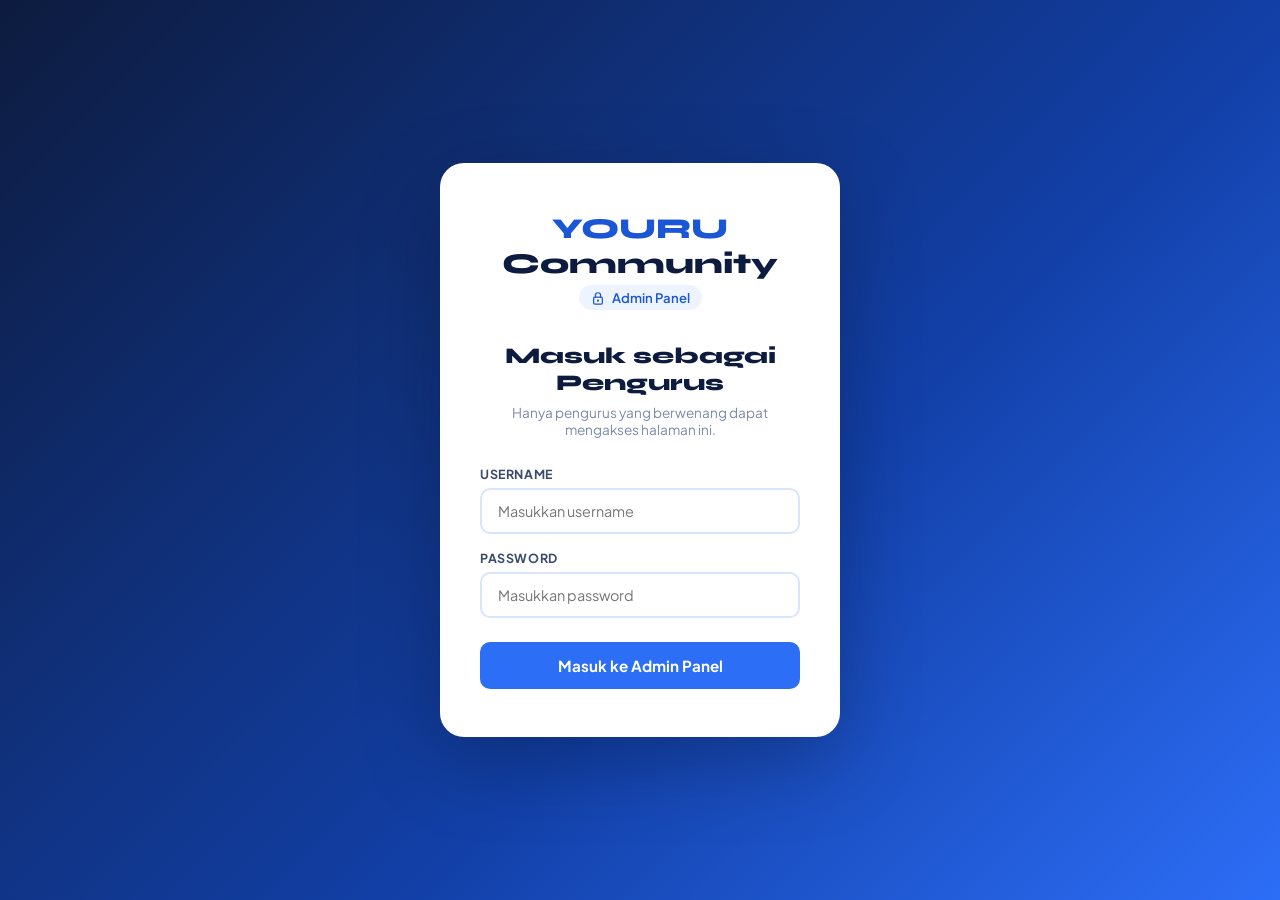
<file: admin.html>
<!DOCTYPE html>
<html lang="id">
<head>
  <meta charset="UTF-8" />
  <meta name="viewport" content="width=device-width, initial-scale=1.0" />
  <title>Admin Panel — YOURU Community</title>
  <link rel="icon" href="asset/youru.png">
  <link href="https://fonts.googleapis.com/css2?family=Plus+Jakarta+Sans:wght@300;400;500;600;700;800&family=Syne:wght@400;600;700;800&display=swap" rel="stylesheet" />
  <link rel="stylesheet" href="admin.css" />
  <script>
    // Apply dark mode before page renders to avoid flash
    (function(){
      if(localStorage.getItem('youru_theme')==='dark')
        document.documentElement.setAttribute('data-theme','dark');
    })();
  </script>
</head>
<body>

<!-- Mobile sidebar toggle -->
<button class="sidebar-toggle-btn" id="sidebarToggle" onclick="toggleSidebar()"><svg width="16" height="16" viewBox="0 0 16 16" fill="none" xmlns="http://www.w3.org/2000/svg"><rect y="2" width="16" height="1.5" rx="0.75" fill="currentColor"/><rect y="7" width="16" height="1.5" rx="0.75" fill="currentColor"/><rect y="12" width="16" height="1.5" rx="0.75" fill="currentColor"/></svg></button>
<div class="sidebar-overlay" id="sidebarOverlay" onclick="toggleSidebar()"></div>

<!-- Custom Confirm Modal -->
<div class="modal-overlay" id="confirmModal">
  <div class="modal-box">
    <div class="modal-icon-ring" id="modalIconRing"><svg width="28" height="28" viewBox="0 0 16 16" fill="none"><polyline points="2,4 14,4" stroke="currentColor" stroke-width="1.4" stroke-linecap="round"/><path d="M5 4V2.5A0.5 0.5 0 015.5 2h5a0.5 0.5 0 01.5.5V4" stroke="currentColor" stroke-width="1.3"/><path d="M3 4l1 10.5A0.5 0.5 0 004.5 15h7a0.5 0.5 0 00.5-.5L13 4" stroke="currentColor" stroke-width="1.4" stroke-linecap="round"/><line x1="6.5" y1="7" x2="6.5" y2="12" stroke="currentColor" stroke-width="1.2" stroke-linecap="round"/><line x1="9.5" y1="7" x2="9.5" y2="12" stroke="currentColor" stroke-width="1.2" stroke-linecap="round"/></svg></div>
    <div class="modal-title" id="modalTitle">Hapus item ini?</div>
    <div class="modal-msg" id="modalMsg">Tindakan ini tidak bisa dibatalkan.</div>
    <div class="modal-btns">
      <button class="modal-btn-cancel" onclick="closeModal()">Batalkan</button>
      <button class="modal-btn-confirm" id="modalConfirmBtn">Ya, Hapus</button>
    </div>
  </div>
</div>

<!-- ══════════ LOGIN SCREEN ══════════ -->
<div id="loginScreen">
  <div class="login-box">
    <div class="login-logo">YOURU <span>Community</span></div>
    <div class="login-subtitle"><svg width="14" height="14" viewBox="0 0 16 16" fill="none" style="margin-right:5px;vertical-align:-2px"><rect x="3" y="7" width="10" height="8" rx="1.5" stroke="currentColor" stroke-width="1.4"/><path d="M5 7V5a3 3 0 016 0v2" stroke="currentColor" stroke-width="1.4" stroke-linecap="round"/><circle cx="8" cy="11" r="1.2" fill="currentColor"/></svg> Admin Panel</div>
    <h2>Masuk sebagai Pengurus</h2>
    <p>Hanya pengurus yang berwenang dapat mengakses halaman ini.</p>
    <div class="form-group">
      <label>Username</label>
      <input type="text" id="loginUser" placeholder="Masukkan username" />
    </div>
    <div class="form-group">
      <label>Password</label>
      <input type="password" id="loginPass" placeholder="Masukkan password" onkeydown="if(event.key==='Enter') doLogin()" />
    </div>
    <button class="btn-login" onclick="doLogin()">Masuk ke Admin Panel</button>
    <div class="login-error" id="loginError"><svg width="13" height="13" viewBox="0 0 16 16" fill="none" style="margin-right:5px;vertical-align:-2px;flex-shrink:0"><circle cx="8" cy="8" r="6.5" stroke="currentColor" stroke-width="1.4"/><path d="M5.5 5.5l5 5M10.5 5.5l-5 5" stroke="currentColor" stroke-width="1.4" stroke-linecap="round"/></svg> Username atau password salah.</div>
  </div>
</div>

<!-- ══════════ ADMIN PANEL ══════════ -->
<div id="adminPanel">
  <div class="admin-layout">

    <!-- Sidebar -->
    <aside class="sidebar">
      <div class="sidebar-logo">YOURU <span>Admin</span><br/><span class="sidebar-badge">PENGURUS</span></div>
      <nav class="sidebar-nav">
        <div class="sidebar-section-label">Dashboard</div>
        <div class="sidebar-item active" onclick="switchTab('overview')" id="tab-overview">
          <span class="icon"><svg width="16" height="16" viewBox="0 0 16 16" fill="none"><rect x="1" y="8" width="3" height="7" rx="0.75" fill="currentColor"/><rect x="6" y="5" width="3" height="10" rx="0.75" fill="currentColor"/><rect x="11" y="2" width="3" height="13" rx="0.75" fill="currentColor"/></svg></span> Overview
        </div>
        <div class="sidebar-section-label">Kelola Konten</div>
        <div class="sidebar-item" onclick="switchTab('members')" id="tab-members">
          <span class="icon"><svg width="16" height="16" viewBox="0 0 16 16" fill="none"><circle cx="6" cy="5" r="2.5" stroke="currentColor" stroke-width="1.5"/><path d="M1 14c0-2.76 2.24-5 5-5s5 2.24 5 5" stroke="currentColor" stroke-width="1.5" stroke-linecap="round"/><circle cx="12" cy="5" r="2" stroke="currentColor" stroke-width="1.3"/><path d="M14 13c0-2-1.34-3.7-3.2-4.2" stroke="currentColor" stroke-width="1.3" stroke-linecap="round"/></svg></span> Anggota
        </div>
        <div class="sidebar-item" onclick="switchTab('spotlight')" id="tab-spotlight">
          <span class="icon"><svg width="16" height="16" viewBox="0 0 16 16" fill="none"><path d="M8 1l1.85 3.75L14 5.5l-3 2.92.71 4.13L8 10.4l-3.71 2.15L5 8.42 2 5.5l4.15-.75L8 1z" stroke="currentColor" stroke-width="1.4" stroke-linejoin="round"/></svg></span> Spotlight
        </div>
        <div class="sidebar-item" onclick="switchTab('events')" id="tab-events">
          <span class="icon"><svg width="16" height="16" viewBox="0 0 16 16" fill="none"><rect x="1.5" y="2.5" width="13" height="12" rx="1.5" stroke="currentColor" stroke-width="1.4"/><line x1="1.5" y1="6.5" x2="14.5" y2="6.5" stroke="currentColor" stroke-width="1.4"/><line x1="5" y1="1" x2="5" y2="4" stroke="currentColor" stroke-width="1.4" stroke-linecap="round"/><line x1="11" y1="1" x2="11" y2="4" stroke="currentColor" stroke-width="1.4" stroke-linecap="round"/><circle cx="5.5" cy="10" r="0.9" fill="currentColor"/><circle cx="8.5" cy="10" r="0.9" fill="currentColor"/><circle cx="11.5" cy="10" r="0.9" fill="currentColor"/></svg></span> Events
        </div>
        <div class="sidebar-item" onclick="switchTab('instagram')" id="tab-instagram">
          <span class="icon"><svg width="16" height="16" viewBox="0 0 16 16" fill="none"><rect x="1.5" y="4" width="13" height="10" rx="1.5" stroke="currentColor" stroke-width="1.4"/><circle cx="8" cy="9" r="2.5" stroke="currentColor" stroke-width="1.4"/><path d="M5.5 4l1-2h3l1 2" stroke="currentColor" stroke-width="1.4" stroke-linejoin="round"/><circle cx="12.5" cy="6.5" r="0.8" fill="currentColor"/></svg></span> Postingan Instagram
        </div>
        <div class="sidebar-item" onclick="switchTab('pengurus')" id="tab-pengurus">
          <span class="icon"><svg width="16" height="16" viewBox="0 0 16 16" fill="none"><path d="M8 1L15 5H1L8 1z" stroke="currentColor" stroke-width="1.4" stroke-linejoin="round"/><rect x="2.5" y="5" width="1.5" height="8" fill="currentColor" rx="0.5"/><rect x="7.25" y="5" width="1.5" height="8" fill="currentColor" rx="0.5"/><rect x="12" y="5" width="1.5" height="8" fill="currentColor" rx="0.5"/><rect x="1" y="13" width="14" height="1.5" rx="0.5" fill="currentColor"/></svg></span> Pengurus
        </div>
        <div class="sidebar-section-label">Pengaturan</div>
        <div class="sidebar-item" onclick="switchTab('settings')" id="tab-settings">
          <span class="icon"><svg width="16" height="16" viewBox="0 0 16 16" fill="none"><circle cx="8" cy="8" r="2.2" stroke="currentColor" stroke-width="1.4"/><path d="M8 1v2M8 13v2M1 8h2M13 8h2M3.05 3.05l1.41 1.41M11.54 11.54l1.41 1.41M3.05 12.95l1.41-1.41M11.54 4.46l1.41-1.41" stroke="currentColor" stroke-width="1.4" stroke-linecap="round"/></svg></span> Pengaturan
        </div>
      </nav>
      <div class="sidebar-footer">
        <a href="index.html" target="_blank" class="btn-view-site"><svg width="14" height="14" viewBox="0 0 16 16" fill="none" style="margin-right:6px;vertical-align:-2px"><circle cx="8" cy="8" r="6.5" stroke="currentColor" stroke-width="1.4"/><ellipse cx="8" cy="8" rx="2.5" ry="6.5" stroke="currentColor" stroke-width="1.2"/><line x1="1.5" y1="5.5" x2="14.5" y2="5.5" stroke="currentColor" stroke-width="1.2"/><line x1="1.5" y1="10.5" x2="14.5" y2="10.5" stroke="currentColor" stroke-width="1.2"/></svg> Lihat Website</a>
        <button class="btn-darkmode" id="darkModeBtn" onclick="toggleDarkMode()"><svg width="14" height="14" viewBox="0 0 16 16" fill="none" style="margin-right:6px;vertical-align:-2px"><path d="M13.5 10.5A6 6 0 015.5 2.5a6 6 0 108 8z" stroke="currentColor" stroke-width="1.4" stroke-linecap="round"/></svg> Mode Malam</button>
        <button class="btn-logout" onclick="doLogout()"><svg width="14" height="14" viewBox="0 0 16 16" fill="none" style="margin-right:6px;vertical-align:-2px"><path d="M6 2H2.5A1.5 1.5 0 001 3.5v9A1.5 1.5 0 002.5 14H6" stroke="currentColor" stroke-width="1.4" stroke-linecap="round"/><path d="M10 11l3-3-3-3" stroke="currentColor" stroke-width="1.4" stroke-linecap="round" stroke-linejoin="round"/><line x1="7" y1="8" x2="13" y2="8" stroke="currentColor" stroke-width="1.4" stroke-linecap="round"/></svg> Keluar</button>
      </div>
    </aside>

    <!-- Main Content -->
    <main class="admin-main">

      <!-- ── OVERVIEW ── -->
      <div class="tab-content active" id="content-overview">
        <div class="admin-topbar">
          <div>
            <h1><svg width="20" height="20" viewBox="0 0 16 16" fill="none" style="margin-right:8px;vertical-align:-4px"><rect x="1" y="8" width="3" height="7" rx="0.75" fill="currentColor"/><rect x="6" y="5" width="3" height="10" rx="0.75" fill="currentColor"/><rect x="11" y="2" width="3" height="13" rx="0.75" fill="currentColor"/></svg> Overview</h1>
            <p>Selamat datang di panel admin YOURU Community</p>
          </div>
        </div>
        <div class="stats-grid">
          <div class="stat-card"><div class="num" id="statMembers">0</div><div class="lbl">Total Anggota</div></div>
          <div class="stat-card"><div class="num" id="statSpotlight">0</div><div class="lbl">Spotlight Aktif</div></div>
          <div class="stat-card"><div class="num" id="statEvents">0</div><div class="lbl">Event Terdaftar</div></div>
          <div class="stat-card"><div class="num" id="statPosts">0</div><div class="lbl">Postingan IG</div></div>
        </div>
        <div class="admin-card">
          <h3><svg width="16" height="16" viewBox="0 0 16 16" fill="none" style="margin-right:6px;vertical-align:-3px"><polyline points="1,12 5,7 8,9 12,4 15,6" stroke="currentColor" stroke-width="1.4" stroke-linecap="round" stroke-linejoin="round" fill="none"/></svg> Edit Statistik Hero</h3>
          <p style="font-size:0.82rem;color:var(--text-mid);margin-bottom:18px;">Angka-angka ini tampil di bagian atas halaman utama website. Kamu bisa menggunakan format seperti <code>120+</code> atau <code>2K</code>.</p>
          <div class="stat-editor-grid">

            <div class="stat-editor-item">
              <div class="stat-editor-preview" id="prev0">120+</div>
              <div class="stat-editor-label-preview" id="prevL0">Member Aktif</div>
              <div class="form-group" style="margin-bottom:8px;">
                <label>Angka</label>
                <input type="text" id="hsVal0" placeholder="contoh: 120+" maxlength="10">
              </div>
              <div class="form-group" style="margin-bottom:0;">
                <label>Label</label>
                <input type="text" id="hsLbl0" placeholder="contoh: Member Aktif" maxlength="30">
              </div>
            </div>

            <div class="stat-editor-item">
              <div class="stat-editor-preview" id="prev1">48</div>
              <div class="stat-editor-label-preview" id="prevL1">Karya Bulan Ini</div>
              <div class="form-group" style="margin-bottom:8px;">
                <label>Angka</label>
                <input type="text" id="hsVal1" placeholder="contoh: 48" maxlength="10">
              </div>
              <div class="form-group" style="margin-bottom:0;">
                <label>Label</label>
                <input type="text" id="hsLbl1" placeholder="contoh: Karya Bulan Ini" maxlength="30">
              </div>
            </div>

            <div class="stat-editor-item">
              <div class="stat-editor-preview" id="prev2">12</div>
              <div class="stat-editor-label-preview" id="prevL2">Event Tahunan</div>
              <div class="form-group" style="margin-bottom:8px;">
                <label>Angka</label>
                <input type="text" id="hsVal2" placeholder="contoh: 12" maxlength="10">
              </div>
              <div class="form-group" style="margin-bottom:0;">
                <label>Label</label>
                <input type="text" id="hsLbl2" placeholder="contoh: Event Tahunan" maxlength="30">
              </div>
            </div>

          </div>
          <div style="margin-top:20px;display:flex;gap:10px;align-items:center;flex-wrap:wrap;">
            <button class="btn-add" onclick="saveHeroStats()"><svg width="14" height="14" viewBox="0 0 16 16" fill="none" style="margin-right:6px;vertical-align:-2px"><rect x="1.5" y="1.5" width="13" height="13" rx="1.5" stroke="currentColor" stroke-width="1.4"/><rect x="4" y="1.5" width="8" height="5" rx="0.5" stroke="currentColor" stroke-width="1.2"/><rect x="3.5" y="9" width="9" height="4.5" rx="0.5" stroke="currentColor" stroke-width="1.2"/></svg> Simpan Perubahan</button>
            <button onclick="resetHeroStats()" style="padding:12px 18px;background:var(--off-white);color:var(--text-mid);font-family:'Plus Jakarta Sans',sans-serif;font-size:0.82rem;font-weight:700;border:1.5px solid var(--border);border-radius:10px;cursor:pointer;"><svg width="14" height="14" viewBox="0 0 16 16" fill="none" style="margin-right:6px;vertical-align:-2px"><path d="M2 8a6 6 0 106-6H6" stroke="currentColor" stroke-width="1.4" stroke-linecap="round"/><polyline points="3,4 6,7 3,10" stroke="currentColor" stroke-width="1.4" stroke-linecap="round" stroke-linejoin="round" transform="rotate(180,4.5,7)"/></svg> Reset ke Default</button>
          </div>
        </div>
        <div class="admin-card">
          <h3><svg width="16" height="16" viewBox="0 0 16 16" fill="none" style="margin-right:6px;vertical-align:-3px"><circle cx="8" cy="8" r="6.5" stroke="currentColor" stroke-width="1.4"/><line x1="8" y1="7" x2="8" y2="12" stroke="currentColor" stroke-width="1.5" stroke-linecap="round"/><circle cx="8" cy="4.5" r="0.9" fill="currentColor"/></svg> Panduan Singkat</h3>
          <div style="display:flex;flex-direction:column;gap:10px;">
            <div style="display:flex;gap:12px;align-items:flex-start;padding:12px;background:var(--blue-50);border-radius:10px;">
              <span style="display:flex;align-items:center;justify-content:center;width:28px;height:28px;flex-shrink:0;"><svg width="20" height="20" viewBox="0 0 16 16" fill="none"><circle cx="6" cy="5" r="2.5" stroke="var(--blue-500)" stroke-width="1.5"/><path d="M1 14c0-2.76 2.24-5 5-5s5 2.24 5 5" stroke="var(--blue-500)" stroke-width="1.5" stroke-linecap="round"/><circle cx="12" cy="5" r="2" stroke="var(--blue-500)" stroke-width="1.3"/><path d="M14 13c0-2-1.34-3.7-3.2-4.2" stroke="var(--blue-500)" stroke-width="1.3" stroke-linecap="round"/></svg></span>
              <div><strong style="color:var(--navy);">Anggota</strong> — Tambah atau hapus daftar member komunitas.</div>
            </div>
            <div style="display:flex;gap:12px;align-items:flex-start;padding:12px;background:var(--blue-50);border-radius:10px;">
              <span style="display:flex;align-items:center;justify-content:center;width:28px;height:28px;flex-shrink:0;"><svg width="20" height="20" viewBox="0 0 16 16" fill="none"><path d="M8 1l1.85 3.75L14 5.5l-3 2.92.71 4.13L8 10.4l-3.71 2.15L5 8.42 2 5.5l4.15-.75L8 1z" stroke="var(--blue-500)" stroke-width="1.4" stroke-linejoin="round"/></svg></span>
              <div><strong style="color:var(--navy);">Spotlight</strong> — Atur siapa yang tampil di bagian "Kreator Bersinar".</div>
            </div>
            <div style="display:flex;gap:12px;align-items:flex-start;padding:12px;background:var(--blue-50);border-radius:10px;">
              <span style="display:flex;align-items:center;justify-content:center;width:28px;height:28px;flex-shrink:0;"><svg width="20" height="20" viewBox="0 0 16 16" fill="none"><rect x="1.5" y="2.5" width="13" height="12" rx="1.5" stroke="var(--blue-500)" stroke-width="1.4"/><line x1="1.5" y1="6.5" x2="14.5" y2="6.5" stroke="var(--blue-500)" stroke-width="1.4"/><line x1="5" y1="1" x2="5" y2="4" stroke="var(--blue-500)" stroke-width="1.4" stroke-linecap="round"/><line x1="11" y1="1" x2="11" y2="4" stroke="var(--blue-500)" stroke-width="1.4" stroke-linecap="round"/></svg></span>
              <div><strong style="color:var(--navy);">Events</strong> — Tambah, hapus, atau kelola event komunitas.</div>
            </div>
            <div style="display:flex;gap:12px;align-items:flex-start;padding:12px;background:var(--blue-50);border-radius:10px;">
              <span style="display:flex;align-items:center;justify-content:center;width:28px;height:28px;flex-shrink:0;"><svg width="20" height="20" viewBox="0 0 16 16" fill="none"><rect x="1.5" y="4" width="13" height="10" rx="1.5" stroke="var(--blue-500)" stroke-width="1.4"/><circle cx="8" cy="9" r="2.5" stroke="var(--blue-500)" stroke-width="1.4"/><path d="M5.5 4l1-2h3l1 2" stroke="var(--blue-500)" stroke-width="1.4" stroke-linejoin="round"/></svg></span>
              <div><strong style="color:var(--navy);">Postingan Instagram</strong> — Tambah embed link postingan Instagram ke feed website.</div>
            </div>
            <div style="display:flex;gap:12px;align-items:flex-start;padding:12px;background:#fff3cd;border-radius:10px;border:1px solid #ffc107;">
              <span style="display:flex;align-items:center;justify-content:center;width:28px;height:28px;flex-shrink:0;"><svg width="20" height="20" viewBox="0 0 16 16" fill="none"><path d="M8 1L15 14H1L8 1z" stroke="#856404" stroke-width="1.4" stroke-linejoin="round"/><line x1="8" y1="6" x2="8" y2="10" stroke="#856404" stroke-width="1.5" stroke-linecap="round"/><circle cx="8" cy="12.5" r="0.9" fill="#856404"/></svg></span>
              <div><strong style="color:#856404;">Perhatian:</strong> Untuk foto avatar/banner anggota, file gambar tetap perlu disimpan di folder <code>asset/</code> di Netlify. Masukkan nama file yang sudah diupload.</div>
            </div>
          </div>
        </div>
      </div>

      <!-- ── MEMBERS ── -->
      <div class="tab-content" id="content-members">
        <div class="admin-topbar">
          <div><h1><svg width="20" height="20" viewBox="0 0 16 16" fill="none" style="margin-right:8px;vertical-align:-4px"><circle cx="6" cy="5" r="2.5" stroke="currentColor" stroke-width="1.5"/><path d="M1 14c0-2.76 2.24-5 5-5s5 2.24 5 5" stroke="currentColor" stroke-width="1.5" stroke-linecap="round"/><circle cx="12" cy="5" r="2" stroke="currentColor" stroke-width="1.3"/><path d="M14 13c0-2-1.34-3.7-3.2-4.2" stroke="currentColor" stroke-width="1.3" stroke-linecap="round"/></svg> Kelola Anggota</h1><p>Tambah atau hapus daftar member komunitas</p></div>
        </div>
        <div class="admin-card">
          <h3><svg width="16" height="16" viewBox="0 0 16 16" fill="none" style="margin-right:6px;vertical-align:-3px"><circle cx="7" cy="6" r="3" stroke="currentColor" stroke-width="1.4"/><path d="M2 14c0-2.76 2.24-5 5-5" stroke="currentColor" stroke-width="1.4" stroke-linecap="round"/><line x1="12" y1="9" x2="12" y2="15" stroke="currentColor" stroke-width="1.5" stroke-linecap="round"/><line x1="9" y1="12" x2="15" y2="12" stroke="currentColor" stroke-width="1.5" stroke-linecap="round"/></svg> Tambah Anggota Baru</h3>
          <div class="form-row">
            <div class="form-group"><label>ID (2 huruf kapital)</label><input type="text" id="mId" placeholder="contoh: AB" maxlength="2" style="text-transform:uppercase"></div>
            <div class="form-group"><label>Nama Tampil</label><input type="text" id="mName" placeholder="contoh: Arka Biyuu"></div>
          </div>
          <div class="form-row">
            <div class="form-group"><label>Role / Spesialisasi</label><input type="text" id="mRole" placeholder="contoh: GFX Designer & Motion"></div>
            <div class="form-group">
              <label>Status</label>
              <select id="mTag">
                <option value="Aktif">Aktif</option>
                <option value="Tidak Aktif">Tidak Aktif</option>
                <option value="Hiatus">Hiatus</option>
              </select>
            </div>
          </div>
          <div class="form-row">
            <div class="form-group"><label>Username Instagram</label><input type="text" id="mIg" placeholder="contoh: @username (tanpa https://)"></div>
            <div class="form-group"><label>Username TikTok</label><input type="text" id="mTt" placeholder="contoh: @username (tanpa https://)"></div>
          </div>
          <div class="form-group">
            <label>Foto Avatar</label>
            <div class="img-upload-area" onclick="document.getElementById('mAvatarFile').click()">
              <input type="file" id="mAvatarFile" accept="image/*" onchange="previewImg(this,'mAvatarPreview','mAvatarData')">
              <img id="mAvatarPreview" class="img-preview" src="data:image/svg+xml,%3Csvg xmlns='http://www.w3.org/2000/svg' viewBox='0 0 80 80'%3E%3Ccircle cx='40' cy='40' r='40' fill='%23eef4ff'/%3E%3Ccircle cx='40' cy='30' r='14' fill='%237ab0ff'/%3E%3Cellipse cx='40' cy='65' rx='22' ry='16' fill='%237ab0ff'/%3E%3C/svg%3E" style="display:block;">
              <div class="img-upload-label">Klik untuk upload foto</div>
              <div class="img-upload-hint">JPG, PNG, max 2MB</div>
            </div>
            <input type="hidden" id="mAvatarData">
          </div>
          <button class="btn-add" onclick="addMember()"><svg width="13" height="13" viewBox="0 0 16 16" fill="none" style="margin-right:6px;vertical-align:-1px"><line x1="8" y1="2" x2="8" y2="14" stroke="currentColor" stroke-width="1.8" stroke-linecap="round"/><line x1="2" y1="8" x2="14" y2="8" stroke="currentColor" stroke-width="1.8" stroke-linecap="round"/></svg> Tambah Anggota</button>
        </div>
        <div class="admin-card">
          <h3><svg width="16" height="16" viewBox="0 0 16 16" fill="none" style="margin-right:6px;vertical-align:-3px"><rect x="2.5" y="1.5" width="11" height="13" rx="1.5" stroke="currentColor" stroke-width="1.4"/><line x1="5" y1="5.5" x2="11" y2="5.5" stroke="currentColor" stroke-width="1.2" stroke-linecap="round"/><line x1="5" y1="8" x2="11" y2="8" stroke="currentColor" stroke-width="1.2" stroke-linecap="round"/><line x1="5" y1="10.5" x2="8.5" y2="10.5" stroke="currentColor" stroke-width="1.2" stroke-linecap="round"/></svg> Daftar Anggota</h3>
          <div class="data-list" id="memberList"></div>
        </div>
      </div>

      <!-- ── SPOTLIGHT ── -->
      <div class="tab-content" id="content-spotlight">
        <div class="admin-topbar">
          <div><h1><svg width="20" height="20" viewBox="0 0 16 16" fill="none" style="margin-right:8px;vertical-align:-4px"><path d="M8 1l1.85 3.75L14 5.5l-3 2.92.71 4.13L8 10.4l-3.71 2.15L5 8.42 2 5.5l4.15-.75L8 1z" stroke="currentColor" stroke-width="1.4" stroke-linejoin="round"/></svg> Kelola Spotlight</h1><p>Atur kreator yang tampil di bagian "Kreator Bersinar"</p></div>
        </div>
        <div class="admin-card">
          <h3><svg width="16" height="16" viewBox="0 0 16 16" fill="none" style="margin-right:6px;vertical-align:-3px"><path d="M8 1l1.85 3.75L14 5.5l-3 2.92.71 4.13L8 10.4l-3.71 2.15L5 8.42 2 5.5l4.15-.75L8 1z" stroke="currentColor" stroke-width="1.3" stroke-linejoin="round"/><line x1="12" y1="12" x2="12" y2="16" stroke="currentColor" stroke-width="1.5" stroke-linecap="round"/><line x1="10" y1="14" x2="14" y2="14" stroke="currentColor" stroke-width="1.5" stroke-linecap="round"/></svg> Tambah Spotlight</h3>
          <div class="form-row">
            <div class="form-group"><label>ID (2 huruf kapital)</label><input type="text" id="sId" placeholder="contoh: YG" maxlength="2" style="text-transform:uppercase"></div>
            <div class="form-group"><label>Nama</label><input type="text" id="sName" placeholder="contoh: Youthgraph Studio"></div>
          </div>
          <div class="form-row">
            <div class="form-group"><label>Tipe / Role</label><input type="text" id="sType" placeholder="contoh: Creative Designer"></div>
            <div class="form-group"><label>Jabatan di Komunitas</label><input type="text" id="sTitle" placeholder="contoh: Community GFX Handler"></div>
          </div>
          <div class="form-group"><label>Deskripsi Singkat</label><textarea id="sDesc" placeholder="Deskripsi singkat tentang kreator ini..."></textarea></div>
          <div class="form-row">
            <div class="form-group"><label>Tags (pisahkan dengan koma)</label><input type="text" id="sTags" placeholder="contoh: Branding, Creative, Feed Design"></div>
            <div class="form-group"><label>Link Instagram</label><input type="text" id="sLink" placeholder="https://instagram.com/username"></div>
          </div>
          <div class="form-row">
            <div class="form-group">
              <label>Foto Avatar</label>
              <div class="img-upload-area" onclick="document.getElementById('sAvatarFile').click()">
                <input type="file" id="sAvatarFile" accept="image/*" onchange="previewImg(this,'sAvatarPreview','sAvatarData')">
                <img id="sAvatarPreview" class="img-preview" src="data:image/svg+xml,%3Csvg xmlns='http://www.w3.org/2000/svg' viewBox='0 0 80 80'%3E%3Ccircle cx='40' cy='40' r='40' fill='%23eef4ff'/%3E%3Ccircle cx='40' cy='30' r='14' fill='%237ab0ff'/%3E%3Cellipse cx='40' cy='65' rx='22' ry='16' fill='%237ab0ff'/%3E%3C/svg%3E">
                <div class="img-upload-label">Upload foto profil</div>
                <div class="img-upload-hint">JPG, PNG, max 2MB</div>
              </div>
              <input type="hidden" id="sAvatarData">
            </div>
            <div class="form-group">
              <label>Foto Background Banner</label>
              <div class="img-upload-area" onclick="document.getElementById('sBgFile').click()" style="border-radius:10px;">
                <input type="file" id="sBgFile" accept="image/*" onchange="previewImg(this,'sBgPreview','sBgData')">
                <img id="sBgPreview" class="img-preview" src="data:image/svg+xml,%3Csvg xmlns='http://www.w3.org/2000/svg' viewBox='0 0 160 80'%3E%3Crect width='160' height='80' fill='%23eef4ff'/%3E%3Crect x='20' y='25' width='120' height='30' rx='6' fill='%237ab0ff' opacity='.4'/%3E%3C/svg%3E" style="border-radius:8px;width:100%;height:60px;object-fit:cover;">
                <div class="img-upload-label">Upload banner background</div>
                <div class="img-upload-hint">JPG, PNG, max 3MB. Rasio 16:9 direkomendasikan</div>
              </div>
              <input type="hidden" id="sBgData">
            </div>
          </div>
          <button class="btn-add" onclick="addSpotlight()"><svg width="13" height="13" viewBox="0 0 16 16" fill="none" style="margin-right:6px;vertical-align:-1px"><line x1="8" y1="2" x2="8" y2="14" stroke="currentColor" stroke-width="1.8" stroke-linecap="round"/><line x1="2" y1="8" x2="14" y2="8" stroke="currentColor" stroke-width="1.8" stroke-linecap="round"/></svg> Tambah ke Spotlight</button>
        </div>
        <div class="admin-card">
          <h3><svg width="16" height="16" viewBox="0 0 16 16" fill="none" style="margin-right:6px;vertical-align:-3px"><rect x="2.5" y="1.5" width="11" height="13" rx="1.5" stroke="currentColor" stroke-width="1.4"/><line x1="5" y1="5.5" x2="11" y2="5.5" stroke="currentColor" stroke-width="1.2" stroke-linecap="round"/><line x1="5" y1="8" x2="11" y2="8" stroke="currentColor" stroke-width="1.2" stroke-linecap="round"/><line x1="5" y1="10.5" x2="8.5" y2="10.5" stroke="currentColor" stroke-width="1.2" stroke-linecap="round"/></svg> Daftar Spotlight</h3>
          <div class="data-list" id="spotlightList"></div>
        </div>
      </div>

      <!-- ── EVENTS ── -->
      <div class="tab-content" id="content-events">
        <div class="admin-topbar">
          <div><h1><svg width="20" height="20" viewBox="0 0 16 16" fill="none" style="margin-right:8px;vertical-align:-4px"><rect x="1.5" y="2.5" width="13" height="12" rx="1.5" stroke="currentColor" stroke-width="1.4"/><line x1="1.5" y1="6.5" x2="14.5" y2="6.5" stroke="currentColor" stroke-width="1.4"/><line x1="5" y1="1" x2="5" y2="4" stroke="currentColor" stroke-width="1.4" stroke-linecap="round"/><line x1="11" y1="1" x2="11" y2="4" stroke="currentColor" stroke-width="1.4" stroke-linecap="round"/></svg> Kelola Events</h1><p>Tambah atau hapus event komunitas</p></div>
        </div>
        <div class="admin-card">
          <h3><svg width="16" height="16" viewBox="0 0 16 16" fill="none" style="margin-right:6px;vertical-align:-3px"><rect x="1.5" y="2.5" width="13" height="12" rx="1.5" stroke="currentColor" stroke-width="1.3"/><line x1="1.5" y1="6.5" x2="14.5" y2="6.5" stroke="currentColor" stroke-width="1.3"/><line x1="5" y1="1" x2="5" y2="4" stroke="currentColor" stroke-width="1.3" stroke-linecap="round"/><line x1="11" y1="1" x2="11" y2="4" stroke="currentColor" stroke-width="1.3" stroke-linecap="round"/><line x1="8" y1="9" x2="8" y2="13" stroke="currentColor" stroke-width="1.5" stroke-linecap="round"/><line x1="6" y1="11" x2="10" y2="11" stroke="currentColor" stroke-width="1.5" stroke-linecap="round"/></svg> Tambah Event Baru</h3>
          <div class="form-row">
            <div class="form-group"><label>Nama Event</label><input type="text" id="eTitle" placeholder="contoh: Design Sprint Bootcamp 2025"></div>
            <div class="form-group">
              <label>Tipe Event</label>
              <select id="eType">
                <option value="Workshop">Workshop</option>
                <option value="Webinar">Webinar</option>
                <option value="Kompetisi">Kompetisi</option>
                <option value="Meetup">Meetup</option>
                <option value="Lainnya">Lainnya</option>
              </select>
            </div>
          </div>
          <div class="form-row-3">
            <div class="form-group"><label>Tanggal (angka)</label><input type="text" id="eDay" placeholder="contoh: 15"></div>
            <div class="form-group"><label>Bulan (singkatan)</label><input type="text" id="eMonth" placeholder="contoh: Feb"></div>
            <div class="form-group"><label>Jam</label><input type="text" id="eTime" placeholder="contoh: 09.00 – 17.00 WIB"></div>
          </div>
          <div class="form-group"><label>Deskripsi</label><textarea id="eDesc" placeholder="Deskripsi singkat tentang event ini..."></textarea></div>
          <div class="form-row">
            <div class="form-group"><label>Lokasi / Platform</label><input type="text" id="eLocation" placeholder="contoh: Zoom, Jakarta Selatan"></div>
            <div class="form-group"><label>Info Slot / Pendaftaran</label><input type="text" id="eSlot" placeholder="contoh: 50 Slot tersisa"></div>
          </div>
          <button class="btn-add" onclick="addEvent()"><svg width="13" height="13" viewBox="0 0 16 16" fill="none" style="margin-right:6px;vertical-align:-1px"><line x1="8" y1="2" x2="8" y2="14" stroke="currentColor" stroke-width="1.8" stroke-linecap="round"/><line x1="2" y1="8" x2="14" y2="8" stroke="currentColor" stroke-width="1.8" stroke-linecap="round"/></svg> Tambah Event</button>
        </div>
        <div class="admin-card">
          <h3><svg width="16" height="16" viewBox="0 0 16 16" fill="none" style="margin-right:6px;vertical-align:-3px"><rect x="2.5" y="1.5" width="11" height="13" rx="1.5" stroke="currentColor" stroke-width="1.4"/><line x1="5" y1="5.5" x2="11" y2="5.5" stroke="currentColor" stroke-width="1.2" stroke-linecap="round"/><line x1="5" y1="8" x2="11" y2="8" stroke="currentColor" stroke-width="1.2" stroke-linecap="round"/><line x1="5" y1="10.5" x2="8.5" y2="10.5" stroke="currentColor" stroke-width="1.2" stroke-linecap="round"/></svg> Daftar Events</h3>
          <div class="data-list" id="eventList"></div>
        </div>
      </div>

      <!-- ── INSTAGRAM ── -->
      <div class="tab-content" id="content-instagram">
        <div class="admin-topbar">
          <div><h1><svg width="20" height="20" viewBox="0 0 16 16" fill="none" style="margin-right:8px;vertical-align:-4px"><rect x="1.5" y="4" width="13" height="10" rx="1.5" stroke="currentColor" stroke-width="1.4"/><circle cx="8" cy="9" r="2.5" stroke="currentColor" stroke-width="1.4"/><path d="M5.5 4l1-2h3l1 2" stroke="currentColor" stroke-width="1.4" stroke-linejoin="round"/><circle cx="12.5" cy="6.5" r="0.8" fill="currentColor"/></svg> Postingan Instagram</h1><p>Tambah embed postingan Instagram ke feed website</p></div>
        </div>
        <div class="admin-card">
          <h3><svg width="16" height="16" viewBox="0 0 16 16" fill="none" style="margin-right:6px;vertical-align:-3px"><rect x="1.5" y="4" width="13" height="10" rx="1.5" stroke="currentColor" stroke-width="1.3"/><circle cx="8" cy="9" r="2.5" stroke="currentColor" stroke-width="1.3"/><path d="M5.5 4l1-2h3l1 2" stroke="currentColor" stroke-width="1.3" stroke-linejoin="round"/><line x1="12" y1="1" x2="12" y2="5" stroke="currentColor" stroke-width="1.5" stroke-linecap="round"/><line x1="10" y1="3" x2="14" y2="3" stroke="currentColor" stroke-width="1.5" stroke-linecap="round"/></svg> Tambah Postingan</h3>
          <div style="background:var(--blue-50);border-radius:10px;padding:14px;margin-bottom:16px;font-size:0.82rem;color:var(--text-mid);line-height:1.6;">
            <strong>Cara mendapatkan Embed Link:</strong><br/>
            1. Buka postingan di Instagram → klik ⋯ → pilih <strong>"Embed"</strong><br/>
            2. Salin link yang ada di dalam <code>data-instgrm-permalink="..."</code><br/>
            3. Tempel link tersebut di kolom di bawah
          </div>
          <div class="form-row">
            <div class="form-group"><label>ID Pembuat (2 huruf)</label><input type="text" id="iId" placeholder="contoh: YG" maxlength="2" style="text-transform:uppercase"></div>
            <div class="form-group"><label>Nama Pembuat</label><input type="text" id="iName" placeholder="contoh: Youthgraph Studio"></div>
          </div>
          <div class="form-row">
            <div class="form-group"><label>Tipe Konten</label><input type="text" id="iType" placeholder="contoh: Branding, UI/UX, Illustration"></div>
            <div class="form-group"><label>Keterangan Singkat</label><input type="text" id="iDesc" placeholder="contoh: Branding concept untuk klien lokal"></div>
          </div>
          <div class="form-group"><label>Embed Permalink Instagram</label><input type="text" id="iEmbed" placeholder="https://www.instagram.com/p/XXXXX/?utm_source=ig_embed&utm_campaign=loading"></div>
          <button class="btn-add" onclick="addInstaPost()"><svg width="13" height="13" viewBox="0 0 16 16" fill="none" style="margin-right:6px;vertical-align:-1px"><line x1="8" y1="2" x2="8" y2="14" stroke="currentColor" stroke-width="1.8" stroke-linecap="round"/><line x1="2" y1="8" x2="14" y2="8" stroke="currentColor" stroke-width="1.8" stroke-linecap="round"/></svg> Tambah ke Feed</button>
        </div>
        <div class="admin-card">
          <h3><svg width="16" height="16" viewBox="0 0 16 16" fill="none" style="margin-right:6px;vertical-align:-3px"><rect x="2.5" y="1.5" width="11" height="13" rx="1.5" stroke="currentColor" stroke-width="1.4"/><line x1="5" y1="5.5" x2="11" y2="5.5" stroke="currentColor" stroke-width="1.2" stroke-linecap="round"/><line x1="5" y1="8" x2="11" y2="8" stroke="currentColor" stroke-width="1.2" stroke-linecap="round"/><line x1="5" y1="10.5" x2="8.5" y2="10.5" stroke="currentColor" stroke-width="1.2" stroke-linecap="round"/></svg> Daftar Postingan</h3>
          <div class="data-list" id="instaList"></div>
        </div>
      </div>

      <!-- ── PENGURUS ── -->
      <div class="tab-content" id="content-pengurus">
        <div class="admin-topbar">
          <div><h1><svg width="20" height="20" viewBox="0 0 16 16" fill="none" style="margin-right:8px;vertical-align:-4px"><path d="M8 1L15 5H1L8 1z" stroke="currentColor" stroke-width="1.4" stroke-linejoin="round"/><rect x="2.5" y="5" width="1.5" height="8" fill="currentColor" rx="0.5"/><rect x="7.25" y="5" width="1.5" height="8" fill="currentColor" rx="0.5"/><rect x="12" y="5" width="1.5" height="8" fill="currentColor" rx="0.5"/><rect x="1" y="13" width="14" height="1.5" rx="0.5" fill="currentColor"/></svg> Kelola Pengurus</h1><p>Tambah atau hapus tim pengurus komunitas</p></div>
        </div>
        <div class="admin-card">
          <h3><svg width="16" height="16" viewBox="0 0 16 16" fill="none" style="margin-right:6px;vertical-align:-3px"><circle cx="7" cy="6" r="3" stroke="currentColor" stroke-width="1.4"/><path d="M2 14c0-2.76 2.24-5 5-5" stroke="currentColor" stroke-width="1.4" stroke-linecap="round"/><line x1="12" y1="9" x2="12" y2="15" stroke="currentColor" stroke-width="1.5" stroke-linecap="round"/><line x1="9" y1="12" x2="15" y2="12" stroke="currentColor" stroke-width="1.5" stroke-linecap="round"/></svg> Tambah Pengurus Baru</h3>
          <div class="form-row">
            <div class="form-group"><label>ID (2 huruf kapital)</label><input type="text" id="pgId" placeholder="contoh: SS" maxlength="2" style="text-transform:uppercase"></div>
            <div class="form-group"><label>Nama Lengkap</label><input type="text" id="pgName" placeholder="contoh: Surya Santosa"></div>
          </div>
          <div class="form-row">
            <div class="form-group"><label>Jabatan / Posisi</label><input type="text" id="pgPos" placeholder="contoh: Ketua Komunitas"></div>
            <div class="form-group"><label>Username Instagram</label><input type="text" id="pgIg" placeholder="contoh: @suryasantosa_"></div>
          </div>
          <div class="form-row">
            <div class="form-group"><label>Username TikTok</label><input type="text" id="pgTt" placeholder="contoh: @username"></div>
            <div class="form-group">
              <label>Foto Avatar</label>
              <div class="img-upload-area" onclick="document.getElementById('pgAvatarFile').click()" style="padding:10px;">
                <input type="file" id="pgAvatarFile" accept="image/*" onchange="previewImg(this,'pgAvatarPreview','pgAvatarData')">
                <img id="pgAvatarPreview" class="img-preview" src="data:image/svg+xml,%3Csvg xmlns='http://www.w3.org/2000/svg' viewBox='0 0 80 80'%3E%3Ccircle cx='40' cy='40' r='40' fill='%23eef4ff'/%3E%3Ccircle cx='40' cy='30' r='14' fill='%237ab0ff'/%3E%3Cellipse cx='40' cy='65' rx='22' ry='16' fill='%237ab0ff'/%3E%3C/svg%3E" style="display:block;width:50px;height:50px;">
                <div class="img-upload-label" style="font-size:0.7rem;">Upload foto</div>
              </div>
              <input type="hidden" id="pgAvatarData">
            </div>
          </div>
          <button class="btn-add" onclick="addPengurus()"><svg width="13" height="13" viewBox="0 0 16 16" fill="none" style="margin-right:6px;vertical-align:-1px"><line x1="8" y1="2" x2="8" y2="14" stroke="currentColor" stroke-width="1.8" stroke-linecap="round"/><line x1="2" y1="8" x2="14" y2="8" stroke="currentColor" stroke-width="1.8" stroke-linecap="round"/></svg> Tambah Pengurus</button>
        </div>
        <div class="admin-card">
          <h3><svg width="16" height="16" viewBox="0 0 16 16" fill="none" style="margin-right:6px;vertical-align:-3px"><rect x="2.5" y="1.5" width="11" height="13" rx="1.5" stroke="currentColor" stroke-width="1.4"/><line x1="5" y1="5.5" x2="11" y2="5.5" stroke="currentColor" stroke-width="1.2" stroke-linecap="round"/><line x1="5" y1="8" x2="11" y2="8" stroke="currentColor" stroke-width="1.2" stroke-linecap="round"/><line x1="5" y1="10.5" x2="8.5" y2="10.5" stroke="currentColor" stroke-width="1.2" stroke-linecap="round"/></svg> Daftar Pengurus</h3>
          <div class="data-list" id="pengurusList"></div>
        </div>
      </div>

      <!-- ── SETTINGS ── -->
      <div class="tab-content" id="content-settings">
        <div class="admin-topbar">
          <div><h1><svg width="20" height="20" viewBox="0 0 16 16" fill="none" style="margin-right:8px;vertical-align:-4px"><circle cx="8" cy="8" r="2.2" stroke="currentColor" stroke-width="1.4"/><path d="M8 1v2M8 13v2M1 8h2M13 8h2M3.05 3.05l1.41 1.41M11.54 11.54l1.41 1.41M3.05 12.95l1.41-1.41M11.54 4.46l1.41-1.41" stroke="currentColor" stroke-width="1.4" stroke-linecap="round"/></svg> Pengaturan</h1><p>Kelola akun dan password admin</p></div>
        </div>
        <div class="admin-card">
          <h3><svg width="16" height="16" viewBox="0 0 16 16" fill="none" style="margin-right:6px;vertical-align:-3px"><rect x="3" y="7" width="10" height="8" rx="1.5" stroke="currentColor" stroke-width="1.4"/><path d="M5 7V5a3 3 0 016 0v2" stroke="currentColor" stroke-width="1.4" stroke-linecap="round"/><circle cx="8" cy="11" r="1.2" fill="currentColor"/></svg> Kelola Akun Admin</h3>
          <p style="font-size:0.85rem;color:var(--text-mid);margin-bottom:16px;">Tambah atau hapus akun pengurus yang bisa mengakses panel ini.</p>
          <div class="form-row">
            <div class="form-group"><label>Username Baru</label><input type="text" id="newUser" placeholder="contoh: pengurus2"></div>
            <div class="form-group"><label>Password Baru</label><input type="password" id="newPass" placeholder="Minimal 6 karakter"></div>
          </div>
          <button class="btn-add" onclick="addAdmin()"><svg width="13" height="13" viewBox="0 0 16 16" fill="none" style="margin-right:6px;vertical-align:-1px"><line x1="8" y1="2" x2="8" y2="14" stroke="currentColor" stroke-width="1.8" stroke-linecap="round"/><line x1="2" y1="8" x2="14" y2="8" stroke="currentColor" stroke-width="1.8" stroke-linecap="round"/></svg> Tambah Akun Admin</button>
          <div class="data-list" id="adminList" style="margin-top:16px;"></div>
        </div>
        <div class="admin-card">
          <h3><svg width="16" height="16" viewBox="0 0 16 16" fill="none" style="margin-right:6px;vertical-align:-3px"><polyline points="2,4 14,4" stroke="currentColor" stroke-width="1.4" stroke-linecap="round"/><path d="M5 4V2.5A0.5 0.5 0 015.5 2h5a0.5 0.5 0 01.5.5V4" stroke="currentColor" stroke-width="1.3"/><path d="M3 4l1 10.5A0.5 0.5 0 004.5 15h7a0.5 0.5 0 00.5-.5L13 4" stroke="currentColor" stroke-width="1.4" stroke-linecap="round"/><line x1="6.5" y1="7" x2="6.5" y2="12" stroke="currentColor" stroke-width="1.2" stroke-linecap="round"/><line x1="9.5" y1="7" x2="9.5" y2="12" stroke="currentColor" stroke-width="1.2" stroke-linecap="round"/></svg> Reset Data</h3>
          <p style="font-size:0.85rem;color:var(--text-mid);margin-bottom:16px;">Hati-hati! Reset akan mengembalikan semua data ke pengaturan awal dari kode website.</p>
          <button onclick="resetData()" style="padding:10px 20px;background:var(--red-light);color:var(--red);font-family:'Plus Jakarta Sans',sans-serif;font-size:0.85rem;font-weight:700;border:1px solid rgba(229,62,62,0.3);border-radius:10px;cursor:pointer;"><svg width="13" height="13" viewBox="0 0 16 16" fill="none" style="margin-right:6px;vertical-align:-2px"><polyline points="2,4 14,4" stroke="currentColor" stroke-width="1.4" stroke-linecap="round"/><path d="M5 4V2.5A0.5 0.5 0 015.5 2h5a0.5 0.5 0 01.5.5V4" stroke="currentColor" stroke-width="1.3"/><path d="M3 4l1 10.5A0.5 0.5 0 004.5 15h7a0.5 0.5 0 00.5-.5L13 4" stroke="currentColor" stroke-width="1.4" stroke-linecap="round"/><line x1="6.5" y1="7" x2="6.5" y2="12" stroke="currentColor" stroke-width="1.2" stroke-linecap="round"/><line x1="9.5" y1="7" x2="9.5" y2="12" stroke="currentColor" stroke-width="1.2" stroke-linecap="round"/></svg>
            Reset Semua Data ke Default
          </button>
        </div>
      </div>

    </main>
  </div>
</div>

<!-- Toast Container -->
<div id="toastContainer"></div>


<script src="admin.js"></script>
</body>
</html>
</file>
<file: admin.css>
:root {
      --white: #ffffff;
      --off-white: #f4f7ff;
      --blue-50: #eef4ff;
      --blue-100: #d6e6ff;
      --blue-300: #7ab0ff;
      --blue-500: #2d6ef7;
      --blue-600: #1a56d6;
      --blue-700: #1240a8;
      --navy: #0d1b3e;
      --text-dark: #0d1b3e;
      --text-mid: #3a4a6b;
      --text-light: #7a8aab;
      --border: #d6e6ff;
      --red: #e53e3e;
      --red-light: #fff5f5;
      --green: #38a169;
      --green-light: #f0fff4;
      --shadow: 0 4px 24px rgba(45,110,247,0.10);
      --shadow-lg: 0 12px 48px rgba(45,110,247,0.15);
      --card-bg: #ffffff;
      --input-bg: #ffffff;
    }

    /* ── DARK MODE ── */
    [data-theme="dark"] {
      --white: #1a1f2e;
      --off-white: #141824;
      --blue-50: #1e2640;
      --blue-100: #1e2e50;
      --blue-300: #4a7acc;
      --blue-500: #4d8ef7;
      --blue-600: #6aa0ff;
      --blue-700: #7ab0ff;
      --navy: #e8eeff;
      --text-dark: #e8eeff;
      --text-mid: #a8b8d8;
      --text-light: #6a7a9a;
      --border: #2a3450;
      --red-light: #2a1520;
      --green-light: #0d2010;
      --shadow: 0 4px 24px rgba(0,0,0,0.3);
      --shadow-lg: 0 12px 48px rgba(0,0,0,0.4);
      --card-bg: #1e2640;
      --input-bg: #1a2035;
    }
    [data-theme="dark"] body { background: var(--off-white); }
    [data-theme="dark"] .sidebar { background: #080d1c; }
    [data-theme="dark"] .login-box,
    [data-theme="dark"] .admin-card,
    [data-theme="dark"] .stat-card,
    [data-theme="dark"] .data-item,
    [data-theme="dark"] .modal-box { background: var(--card-bg); border-color: var(--border); }
    [data-theme="dark"] .admin-main { background: var(--off-white); }
    [data-theme="dark"] .form-group input,
    [data-theme="dark"] .form-group select,
    [data-theme="dark"] .form-group textarea { background: var(--input-bg); border-color: var(--border); color: var(--text-dark); }
    [data-theme="dark"] .img-upload-area { background: var(--blue-50); border-color: var(--border); }
    [data-theme="dark"] .tab-content { background: transparent; }
    [data-theme="dark"] .sidebar-section-label { color: rgba(255,255,255,0.25); }
    [data-theme="dark"] .stat-editor-item { background: var(--card-bg); border-color: var(--border); }
    [data-theme="dark"] .tip-box { background: var(--blue-50); border-left-color: var(--blue-500); }

    /* ── DARK MODE BUTTON in sidebar ── */
    .btn-darkmode {
      width: 100%; padding: 9px 14px;
      background: rgba(255,255,255,0.06);
      color: rgba(255,255,255,0.6);
      font-family: 'Plus Jakarta Sans', sans-serif;
      font-size: 0.8rem; font-weight: 600;
      border: 1px solid rgba(255,255,255,0.1);
      border-radius: 9px; cursor: pointer;
      transition: all 0.2s; margin-bottom: 7px;
      display: flex; align-items: center;
      -webkit-tap-highlight-color: transparent;
    }
    .btn-darkmode:hover { background: rgba(255,255,255,0.1); color: white; }
    *, *::before, *::after { box-sizing: border-box; margin: 0; padding: 0; }
    html { scroll-behavior: smooth; }
    body {
      font-family: 'Plus Jakarta Sans', sans-serif;
      background: var(--off-white);
      color: var(--text-dark);
      min-height: 100vh;
    }

    /* ── LOGIN SCREEN ── */
    #loginScreen {
      min-height: 100vh;
      display: flex; align-items: center; justify-content: center;
      background: linear-gradient(135deg, var(--navy) 0%, var(--blue-700) 60%, var(--blue-500) 100%);
    }
    .login-box {
      background: white;
      border-radius: 24px;
      padding: 48px 40px;
      width: 100%; max-width: 400px;
      box-shadow: 0 24px 80px rgba(0,0,0,0.25);
      text-align: center;
    }
    .login-logo {
      font-family: 'Syne', sans-serif;
      font-size: 1.8rem; font-weight: 800;
      color: var(--blue-600);
      margin-bottom: 4px;
    }
    .login-logo span { color: var(--navy); }
    .login-subtitle {
      font-size: 0.82rem; color: var(--text-light);
      margin-bottom: 32px;
      background: var(--blue-50); color: var(--blue-600);
      padding: 4px 12px; border-radius: 999px;
      display: inline-block; font-weight: 600;
    }
    .login-box h2 {
      font-family: 'Syne', sans-serif;
      font-size: 1.4rem; font-weight: 800;
      color: var(--navy); margin-bottom: 8px;
    }
    .login-box p { font-size: 0.85rem; color: var(--text-light); margin-bottom: 28px; }
    .form-group { margin-bottom: 16px; text-align: left; }
    .form-group label {
      display: block; font-size: 0.78rem; font-weight: 700;
      color: var(--text-mid); margin-bottom: 6px;
      text-transform: uppercase; letter-spacing: 0.05em;
    }
    .form-group input, .form-group select, .form-group textarea {
      width: 100%; padding: 12px 16px;
      border: 2px solid var(--border);
      border-radius: 10px;
      font-family: 'Plus Jakarta Sans', sans-serif;
      font-size: 0.9rem; color: var(--text-dark);
      background: var(--white);
      transition: border-color 0.2s;
      outline: none;
    }
    .form-group input:focus, .form-group select:focus, .form-group textarea:focus {
      border-color: var(--blue-500);
    }
    .form-group textarea { resize: vertical; min-height: 80px; }
    .btn-login {
      width: 100%; padding: 14px;
      background: var(--blue-500); color: white;
      font-family: 'Plus Jakarta Sans', sans-serif;
      font-size: 0.95rem; font-weight: 700;
      border: none; border-radius: 10px;
      cursor: pointer; transition: all 0.2s;
      margin-top: 8px;
    }
    .btn-login:hover { background: var(--blue-600); transform: translateY(-1px); }
    .login-error {
      background: var(--red-light); color: var(--red);
      font-size: 0.82rem; font-weight: 600;
      padding: 10px 14px; border-radius: 8px;
      margin-top: 12px; display: none;
    }

    /* ── ADMIN PANEL ── */
    #adminPanel { display: none; }

    /* Sidebar + Layout */
    .admin-layout {
      display: flex; min-height: 100vh;
    }
    .sidebar {
      width: 260px; flex-shrink: 0;
      background: var(--navy);
      padding: 28px 0;
      position: fixed; top: 0; left: 0; bottom: 0;
      display: flex; flex-direction: column;
      overflow-y: auto;
      z-index: 100;
    }
    .sidebar-logo {
      font-family: 'Syne', sans-serif;
      font-size: 1.3rem; font-weight: 800;
      color: white;
      padding: 0 24px 24px;
      border-bottom: 1px solid rgba(255,255,255,0.1);
      margin-bottom: 16px;
    }
    .sidebar-logo span { color: var(--blue-300); }
    .sidebar-badge {
      font-size: 0.65rem; font-weight: 700;
      background: var(--blue-500); color: white;
      padding: 2px 8px; border-radius: 4px;
      display: inline-block; margin-top: 4px;
    }
    .sidebar-nav { flex: 1; padding: 0 12px; }
    .sidebar-section-label {
      font-size: 0.65rem; font-weight: 700;
      color: rgba(255,255,255,0.35);
      text-transform: uppercase; letter-spacing: 0.1em;
      padding: 16px 12px 8px;
    }
    .sidebar-item {
      display: flex; align-items: center; gap: 10px;
      padding: 10px 12px; border-radius: 10px;
      color: rgba(255,255,255,0.6);
      font-size: 0.85rem; font-weight: 600;
      cursor: pointer; transition: all 0.2s;
      margin-bottom: 2px;
    }
    .sidebar-item:hover { background: rgba(255,255,255,0.08); color: white; }
    .sidebar-item.active { background: var(--blue-500); color: white; }
    .sidebar-item .icon { font-size: 1rem; width: 20px; text-align: center; }
    .sidebar-footer {
      padding: 16px 24px;
      border-top: 1px solid rgba(255,255,255,0.1);
    }
    .btn-logout {
      width: 100%; padding: 10px;
      background: rgba(255,255,255,0.08); color: rgba(255,255,255,0.7);
      font-family: 'Plus Jakarta Sans', sans-serif;
      font-size: 0.82rem; font-weight: 700;
      border: 1px solid rgba(255,255,255,0.15); border-radius: 8px;
      cursor: pointer; transition: all 0.2s;
    }
    .btn-logout:hover { background: rgba(229,62,62,0.2); color: #fc8181; border-color: rgba(229,62,62,0.3); }
    .btn-view-site {
      width: 100%; padding: 10px;
      background: var(--blue-500); color: white;
      font-family: 'Plus Jakarta Sans', sans-serif;
      font-size: 0.82rem; font-weight: 700;
      border: none; border-radius: 8px;
      cursor: pointer; transition: all 0.2s;
      margin-bottom: 8px; text-decoration: none;
      display: block; text-align: center;
    }
    .btn-view-site:hover { background: var(--blue-600); }

    /* Main content */
    .admin-main {
      margin-left: 260px;
      flex: 1; padding: 32px;
      min-height: 100vh;
    }
    .admin-topbar {
      display: flex; align-items: center; justify-content: space-between;
      margin-bottom: 28px;
    }
    .admin-topbar h1 {
      font-family: 'Syne', sans-serif;
      font-size: 1.6rem; font-weight: 800; color: var(--navy);
    }
    .admin-topbar p { font-size: 0.85rem; color: var(--text-light); margin-top: 2px; }

    /* Tab content */
    .tab-content { display: none; }
    .tab-content.active { display: block; }

    /* Cards */
    .admin-card {
      background: white;
      border-radius: 16px;
      padding: 24px;
      box-shadow: var(--shadow);
      border: 1px solid var(--border);
      margin-bottom: 20px;
    }
    .admin-card h3 {
      font-family: 'Syne', sans-serif;
      font-size: 1rem; font-weight: 800; color: var(--navy);
      margin-bottom: 16px;
      display: flex; align-items: center; gap: 8px;
    }

    /* Form inline */
    .form-row { display: grid; grid-template-columns: 1fr 1fr; gap: 12px; }
    .form-row-3 { display: grid; grid-template-columns: 1fr 1fr 1fr; gap: 12px; }
    .btn-add {
      padding: 12px 20px;
      background: var(--blue-500); color: white;
      font-family: 'Plus Jakarta Sans', sans-serif;
      font-size: 0.85rem; font-weight: 700;
      border: none; border-radius: 10px;
      cursor: pointer; transition: all 0.2s;
      margin-top: 4px;
    }
    .btn-add:hover { background: var(--blue-600); transform: translateY(-1px); }

    /* Data list */
    .data-list { display: flex; flex-direction: column; gap: 10px; margin-top: 16px; }
    .data-item {
      display: flex; align-items: center; gap: 12px;
      background: var(--off-white);
      border-radius: 10px; padding: 12px 16px;
      border: 1px solid var(--border);
    }
    .data-item-avatar {
      width: 40px; height: 40px; border-radius: 50%;
      background: linear-gradient(135deg, var(--blue-100), var(--blue-300));
      display: flex; align-items: center; justify-content: center;
      font-size: 0.75rem; font-weight: 800; color: var(--blue-700);
      flex-shrink: 0; overflow: hidden;
    }
    .data-item-avatar img { width: 100%; height: 100%; object-fit: cover; }
    .data-item-info { flex: 1; }
    .data-item-name { font-size: 0.88rem; font-weight: 700; color: var(--navy); }
    .data-item-sub { font-size: 0.75rem; color: var(--text-light); margin-top: 2px; }
    .data-item-tags { display: flex; gap: 6px; margin-top: 4px; flex-wrap: wrap; }
    .data-tag {
      font-size: 0.65rem; font-weight: 700;
      background: var(--blue-50); color: var(--blue-600);
      padding: 2px 8px; border-radius: 4px;
    }
    .data-tag.red { background: var(--red-light); color: var(--red); }
    .btn-delete {
      padding: 7px 14px;
      background: var(--red-light); color: var(--red);
      font-family: 'Plus Jakarta Sans', sans-serif;
      font-size: 0.75rem; font-weight: 700;
      border: 1px solid rgba(229,62,62,0.2); border-radius: 8px;
      cursor: pointer; transition: all 0.2s;
      flex-shrink: 0;
    }
    .btn-delete:hover { background: var(--red); color: white; }

    /* ── TOAST NOTIFICATION (redesigned) ── */
    #toastContainer {
      position: fixed; bottom: 28px; right: 28px;
      z-index: 9999;
      display: flex; flex-direction: column; gap: 10px;
      align-items: flex-end;
      pointer-events: none;
    }
    .toast-item {
      display: flex; align-items: flex-start; gap: 12px;
      background: white;
      border-radius: 14px;
      padding: 14px 18px 14px 14px;
      min-width: 280px; max-width: 360px;
      box-shadow: 0 8px 32px rgba(13,27,62,0.14), 0 2px 8px rgba(13,27,62,0.08);
      border: 1px solid var(--border);
      pointer-events: all;
      transform: translateX(120%) scale(0.92);
      opacity: 0;
      transition: transform 0.38s cubic-bezier(0.34,1.56,0.64,1), opacity 0.28s ease;
      position: relative;
      overflow: hidden;
    }
    .toast-item.show {
      transform: translateX(0) scale(1);
      opacity: 1;
    }
    .toast-item.hide {
      transform: translateX(120%) scale(0.88);
      opacity: 0;
      transition: transform 0.28s ease, opacity 0.22s ease;
    }
    .toast-icon-wrap {
      width: 36px; height: 36px; border-radius: 10px;
      display: flex; align-items: center; justify-content: center;
      flex-shrink: 0; font-size: 1rem;
    }
    .toast-item.success .toast-icon-wrap { background: var(--green-light); color: var(--green); }
    .toast-item.error   .toast-icon-wrap { background: var(--red-light);   color: var(--red);   }
    .toast-item.info    .toast-icon-wrap { background: var(--blue-50);      color: var(--blue-500); }
    .toast-body { flex: 1; min-width: 0; }
    .toast-title {
      font-size: 0.82rem; font-weight: 800;
      color: var(--navy); letter-spacing: -0.01em;
      margin-bottom: 1px;
    }
    .toast-msg {
      font-size: 0.76rem; color: var(--text-mid);
      line-height: 1.5;
    }
    .toast-close {
      background: none; border: none; cursor: pointer;
      color: var(--text-light); font-size: 1rem;
      padding: 0; line-height: 1;
      flex-shrink: 0; margin-top: 1px;
      transition: color 0.15s;
    }
    .toast-close:hover { color: var(--navy); }
    .toast-progress {
      position: absolute; bottom: 0; left: 0;
      height: 3px; border-radius: 0 0 14px 14px;
      animation: toastProgress var(--duration, 3s) linear forwards;
    }
    .toast-item.success .toast-progress { background: var(--green); }
    .toast-item.error   .toast-progress { background: var(--red); }
    .toast-item.info    .toast-progress { background: var(--blue-500); }
    @keyframes toastProgress {
      from { width: 100%; }
      to   { width: 0%; }
    }
    /* left accent bar */
    .toast-item::before {
      content: '';
      position: absolute; left: 0; top: 0; bottom: 0;
      width: 4px; border-radius: 14px 0 0 14px;
    }
    .toast-item.success::before { background: var(--green); }
    .toast-item.error::before   { background: var(--red); }
    .toast-item.info::before    { background: var(--blue-500); }

    /* Stats overview */
    .stats-grid {
      display: grid; grid-template-columns: repeat(4, 1fr); gap: 16px;
      margin-bottom: 24px;
    }
    .stat-card {
      background: white; border-radius: 14px; padding: 20px;
      box-shadow: var(--shadow); border: 1px solid var(--border);
      text-align: center;
    }
    .stat-card .num {
      font-family: 'Syne', sans-serif;
      font-size: 2rem; font-weight: 800; color: var(--blue-500);
    }
    .stat-card .lbl { font-size: 0.75rem; color: var(--text-light); margin-top: 4px; font-weight: 600; }

    /* Password change section */
    .password-hint {
      font-size: 0.78rem; color: var(--text-light);
      margin-top: 6px; font-style: italic;
    }

    /* Empty state */
    .empty-state {
      text-align: center; padding: 32px;
      color: var(--text-light); font-size: 0.85rem;
    }
    .empty-state .emoji { font-size: 2rem; margin-bottom: 8px; }

    /* ── CUSTOM CONFIRM MODAL ── */
    .modal-overlay {
      position: fixed; inset: 0; z-index: 9000;
      background: rgba(13,27,62,0.45);
      backdrop-filter: blur(6px);
      display: flex; align-items: center; justify-content: center;
      opacity: 0; pointer-events: none;
      transition: opacity 0.25s ease;
    }
    .modal-overlay.show { opacity: 1; pointer-events: all; }
    .modal-box {
      background: white;
      border-radius: 24px;
      padding: 36px 32px 28px;
      max-width: 400px; width: 90%;
      box-shadow: 0 32px 80px rgba(13,27,62,0.22), 0 0 0 1px rgba(45,110,247,0.06);
      text-align: center;
      transform: scale(0.88) translateY(20px);
      transition: transform 0.32s cubic-bezier(0.34,1.4,0.64,1);
    }
    .modal-overlay.show .modal-box { transform: scale(1) translateY(0); }

    /* danger ring */
    .modal-icon-ring {
      width: 64px; height: 64px;
      border-radius: 50%;
      background: var(--red-light);
      border: 2px solid rgba(229,62,62,0.15);
      display: flex; align-items: center; justify-content: center;
      margin: 0 auto 20px;
      font-size: 1.6rem;
      box-shadow: 0 0 0 6px rgba(229,62,62,0.06);
    }
    .modal-icon-ring.info-ring {
      background: var(--blue-50);
      border-color: rgba(45,110,247,0.15);
      box-shadow: 0 0 0 6px rgba(45,110,247,0.05);
    }
    .modal-title {
      font-family: 'Syne', sans-serif;
      font-size: 1.15rem; font-weight: 800;
      color: var(--navy); margin-bottom: 8px;
    }
    .modal-msg {
      font-size: 0.84rem; color: var(--text-mid);
      line-height: 1.65; margin-bottom: 28px;
    }
    .modal-btns { display: flex; gap: 10px; }
    .modal-btn-cancel {
      flex: 1; padding: 12px;
      background: var(--off-white); color: var(--text-mid);
      font-family: 'Plus Jakarta Sans', sans-serif;
      font-size: 0.85rem; font-weight: 700;
      border: 1.5px solid var(--border); border-radius: 12px;
      cursor: pointer; transition: all 0.18s;
    }
    .modal-btn-cancel:hover { background: var(--blue-50); border-color: var(--blue-300); color: var(--navy); }
    .modal-btn-confirm {
      flex: 1; padding: 12px;
      background: var(--red); color: white;
      font-family: 'Plus Jakarta Sans', sans-serif;
      font-size: 0.85rem; font-weight: 700;
      border: none; border-radius: 12px;
      cursor: pointer; transition: all 0.18s;
      box-shadow: 0 4px 14px rgba(229,62,62,0.3);
    }
    .modal-btn-confirm:hover { background: #c53030; transform: translateY(-1px); box-shadow: 0 6px 18px rgba(229,62,62,0.35); }
    .modal-btn-confirm:active { transform: translateY(0); }

    /* ── IMAGE UPLOAD ── */
    .img-upload-area {
      border: 2px dashed var(--border);
      border-radius: 10px;
      padding: 16px;
      text-align: center;
      cursor: pointer;
      transition: all 0.2s;
      background: var(--off-white);
    }
    .img-upload-area:hover { border-color: var(--blue-500); background: var(--blue-50); }
    .img-upload-area input[type="file"] { display: none; }
    .img-preview {
      width: 72px; height: 72px;
      border-radius: 50%; object-fit: cover;
      border: 3px solid var(--blue-100);
      margin: 0 auto 8px;
      display: block;
    }
    .img-upload-label {
      font-size: 0.78rem; color: var(--blue-600);
      font-weight: 700; cursor: pointer;
    }
    .img-upload-hint { font-size: 0.7rem; color: var(--text-light); margin-top: 2px; }

    /* ── MOBILE SIDEBAR ── */
    .sidebar-toggle-btn {
      display: none;
      position: fixed; top: 16px; left: 16px; z-index: 200;
      width: 40px; height: 40px;
      background: var(--navy); color: white;
      border: none; border-radius: 10px;
      font-size: 1.1rem; cursor: pointer;
      align-items: center; justify-content: center;
      box-shadow: var(--shadow-lg);
    }
    .sidebar-overlay {
      display: none;
      position: fixed; inset: 0; z-index: 99;
      background: rgba(0,0,0,0.4);
    }
    .sidebar-overlay.show { display: block; }

    @media (max-width: 900px) {
      .sidebar { width: 240px; }
      .admin-main { margin-left: 240px; }
      .stats-grid { grid-template-columns: repeat(2, 1fr); }
      .form-row { grid-template-columns: 1fr; }
      .form-row-3 { grid-template-columns: 1fr; }
    }
    @media (max-width: 680px) {
      .sidebar {
        transform: translateX(-100%);
        transition: transform 0.3s;
        z-index: 100;
      }
      .sidebar.mobile-open { transform: translateX(0); }
      .sidebar-toggle-btn { display: flex; }
      .admin-main { margin-left: 0; padding: 20px 16px 20px 64px; }
      .stats-grid { grid-template-columns: repeat(2, 1fr); gap: 12px; }
      .admin-topbar { flex-direction: column; align-items: flex-start; gap: 4px; }
      .admin-topbar h1 { font-size: 1.3rem; }
      .modal-box { padding: 24px 20px; }
    }
    /* ── STAT EDITOR ── */
    .stat-editor-grid {
      display: grid;
      grid-template-columns: repeat(3, 1fr);
      gap: 14px;
    }
    .stat-editor-item {
      background: var(--off-white);
      border: 1.5px solid var(--border);
      border-radius: 14px;
      padding: 18px 16px 16px;
      transition: border-color 0.2s, box-shadow 0.2s;
    }
    .stat-editor-item:hover {
      border-color: var(--blue-300);
      box-shadow: 0 2px 12px rgba(45,110,247,0.08);
    }
    .stat-editor-preview {
      font-family: 'Syne', sans-serif;
      font-size: 1.9rem; font-weight: 800;
      color: var(--blue-500);
      line-height: 1; margin-bottom: 2px;
      transition: color 0.15s;
    }
    .stat-editor-label-preview {
      font-size: 0.72rem; font-weight: 600;
      color: var(--text-light);
      margin-bottom: 14px;
      text-transform: uppercase; letter-spacing: 0.04em;
    }
    @media (max-width: 760px) {
      .stat-editor-grid { grid-template-columns: 1fr; }
    }
</file>
